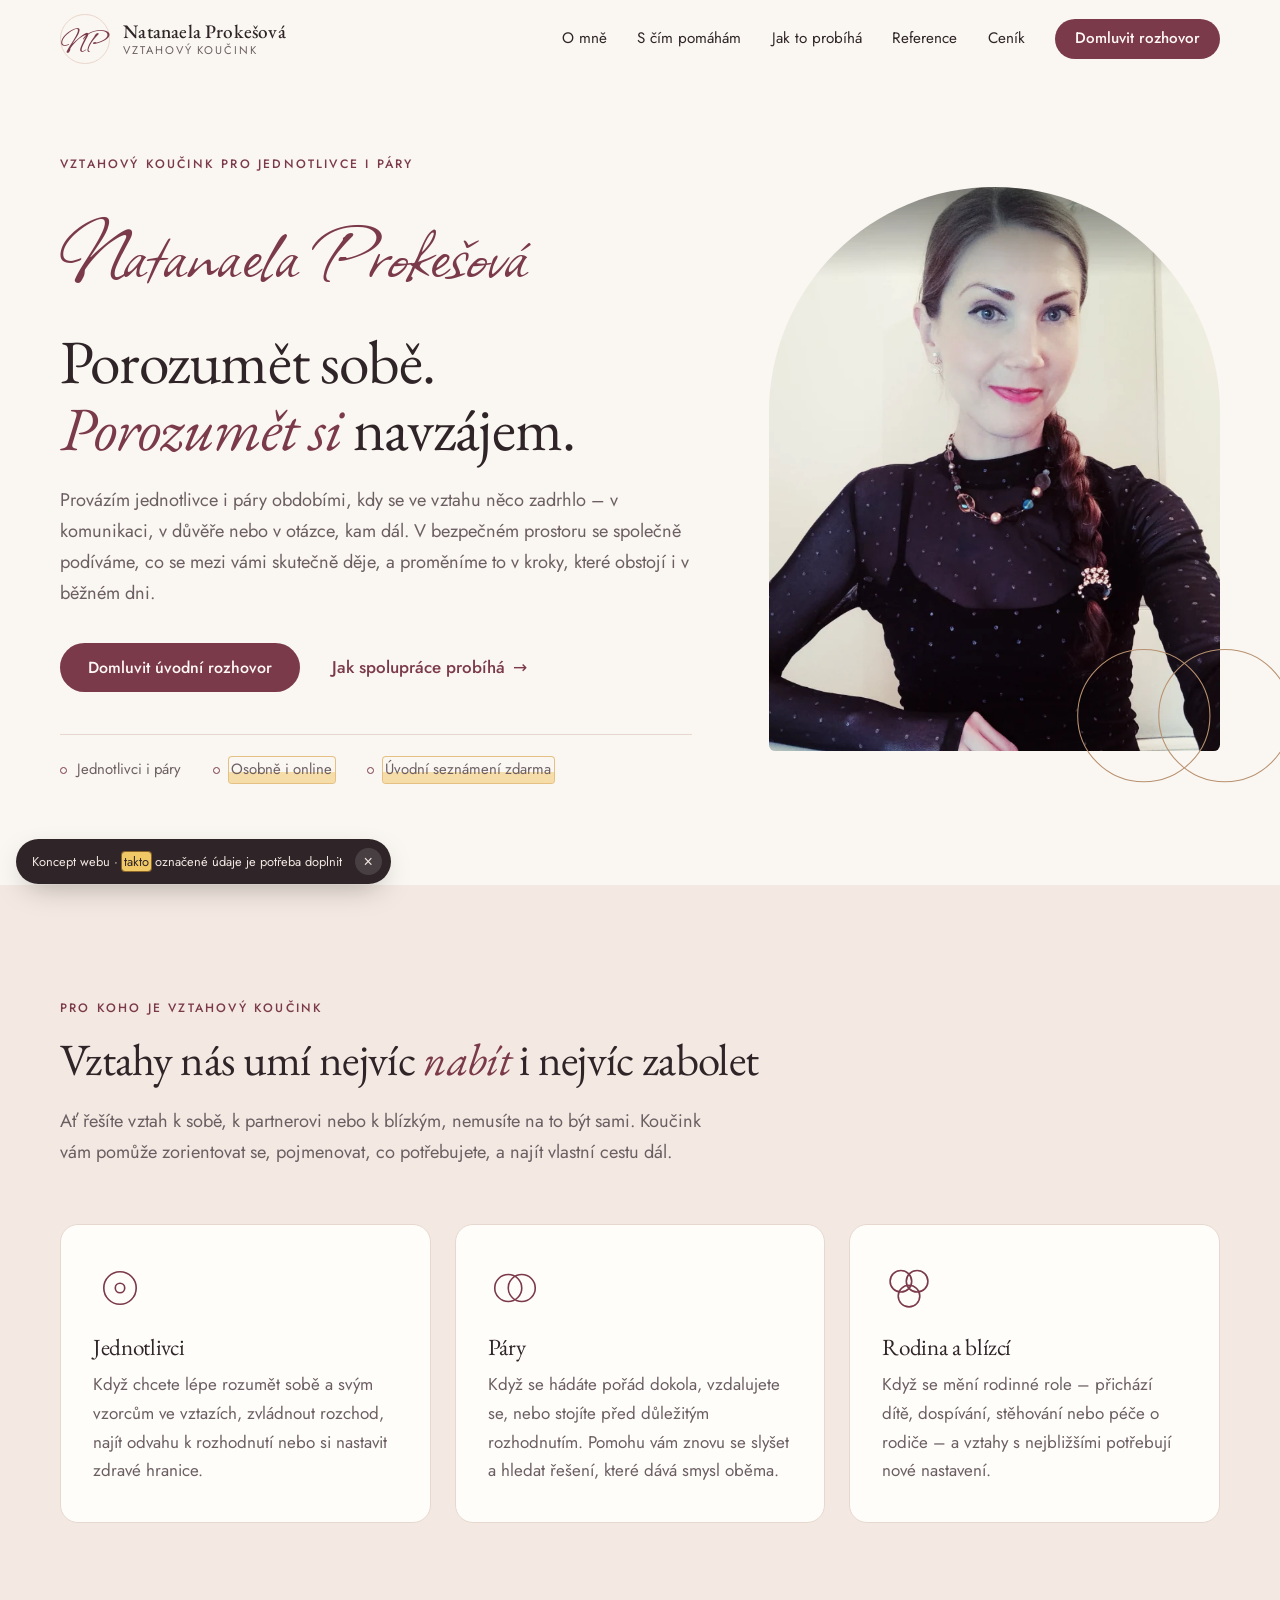
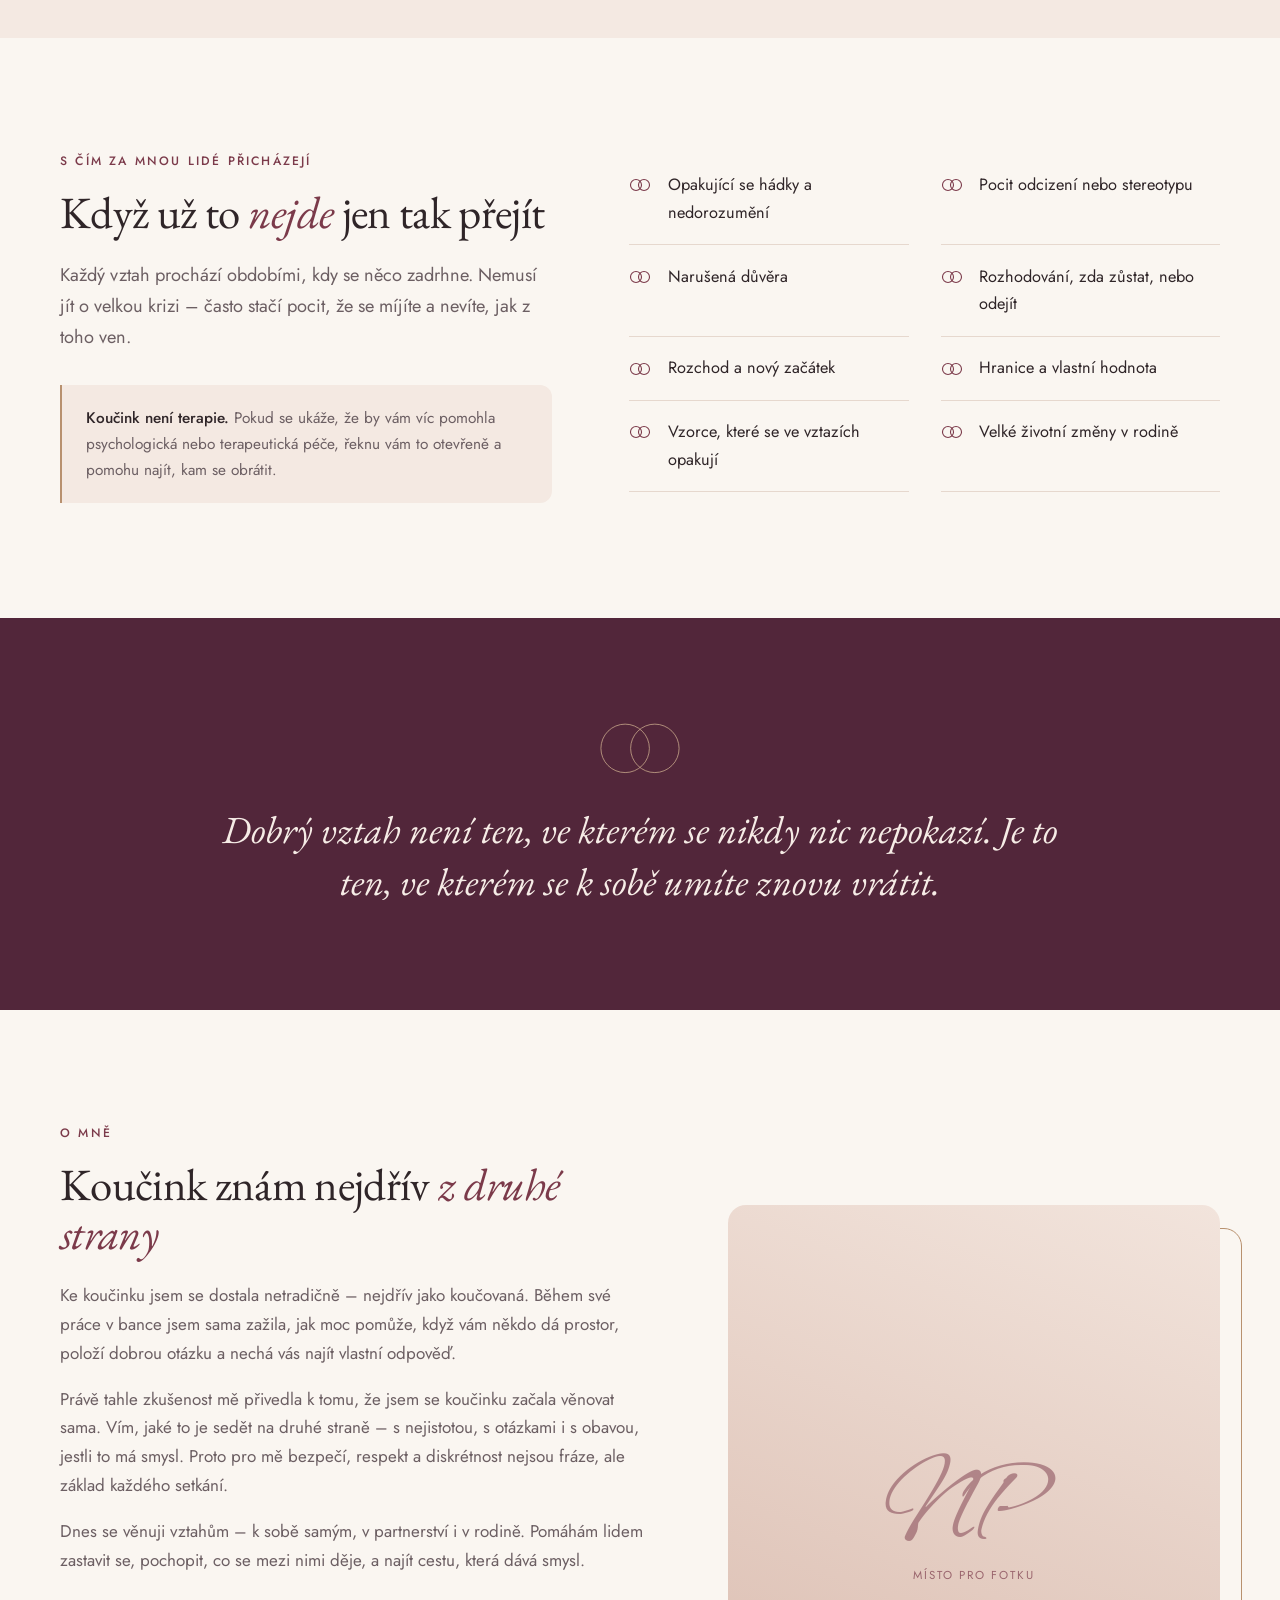
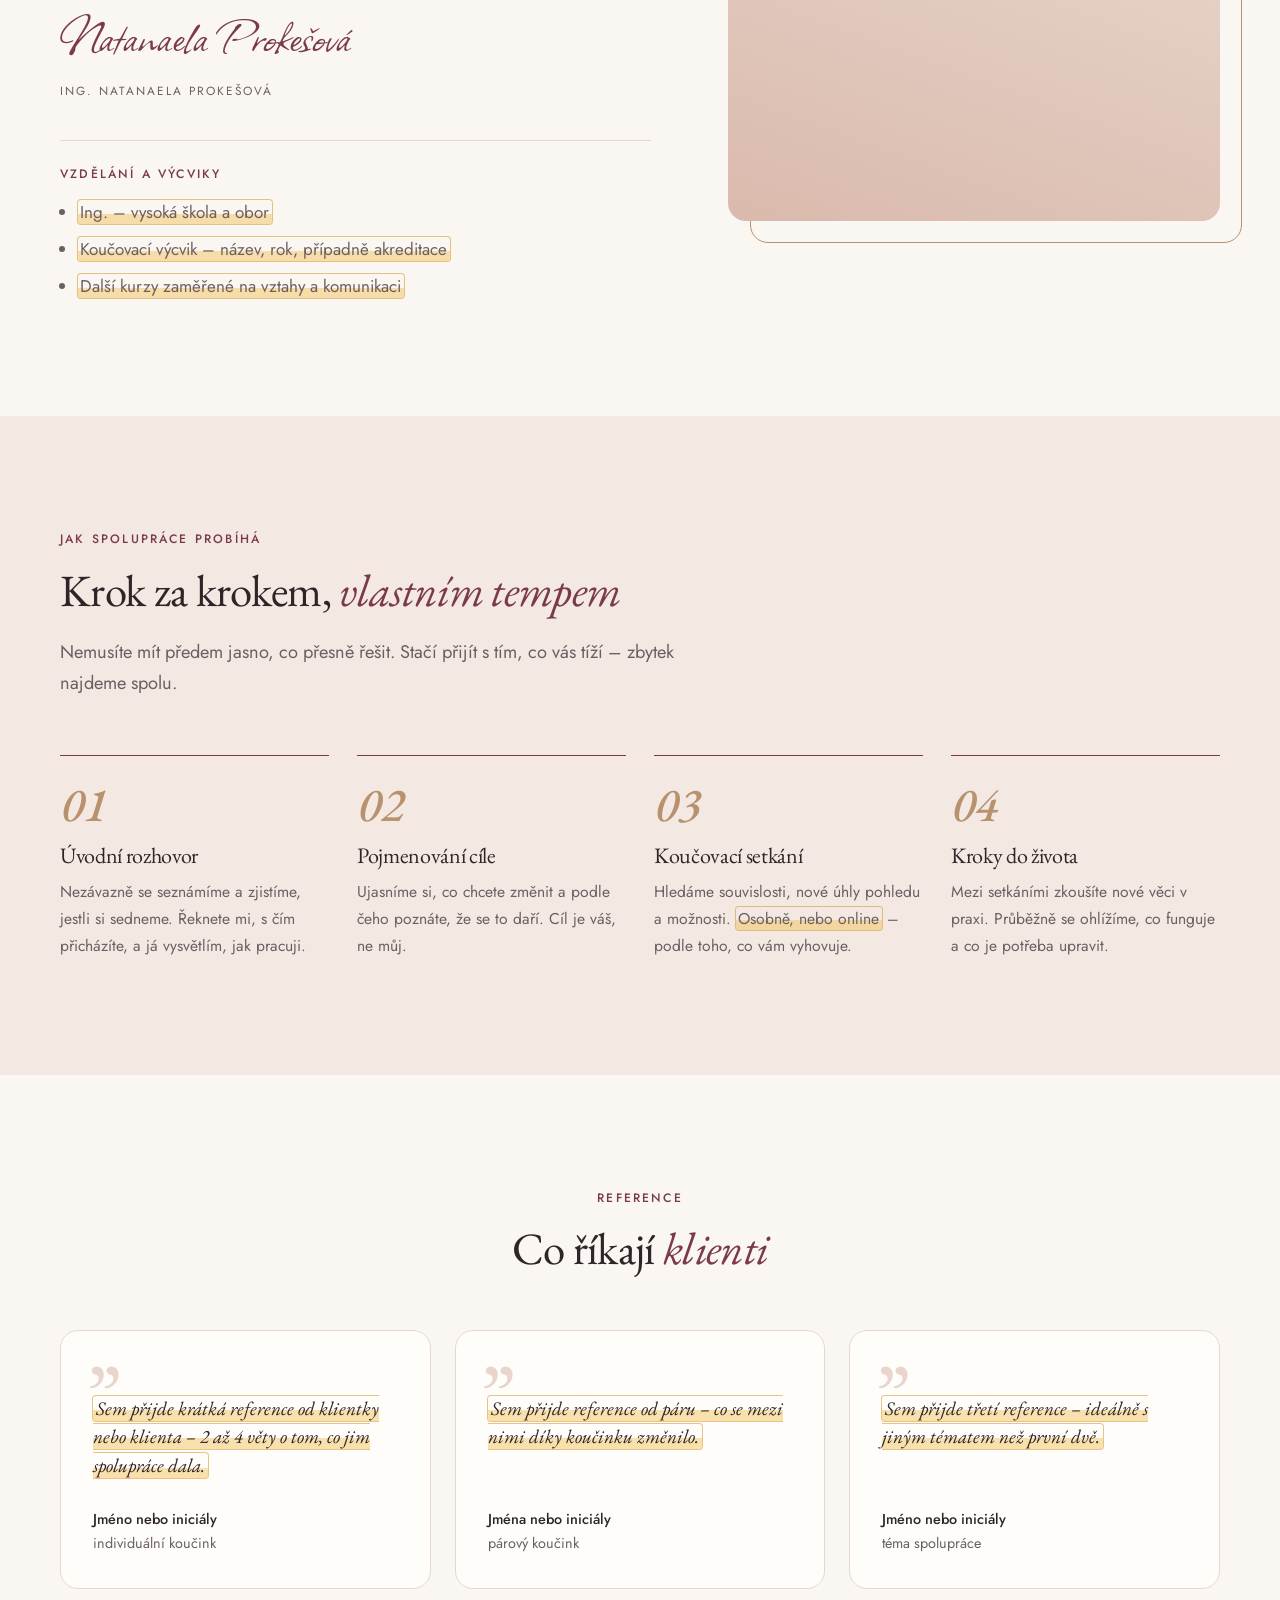
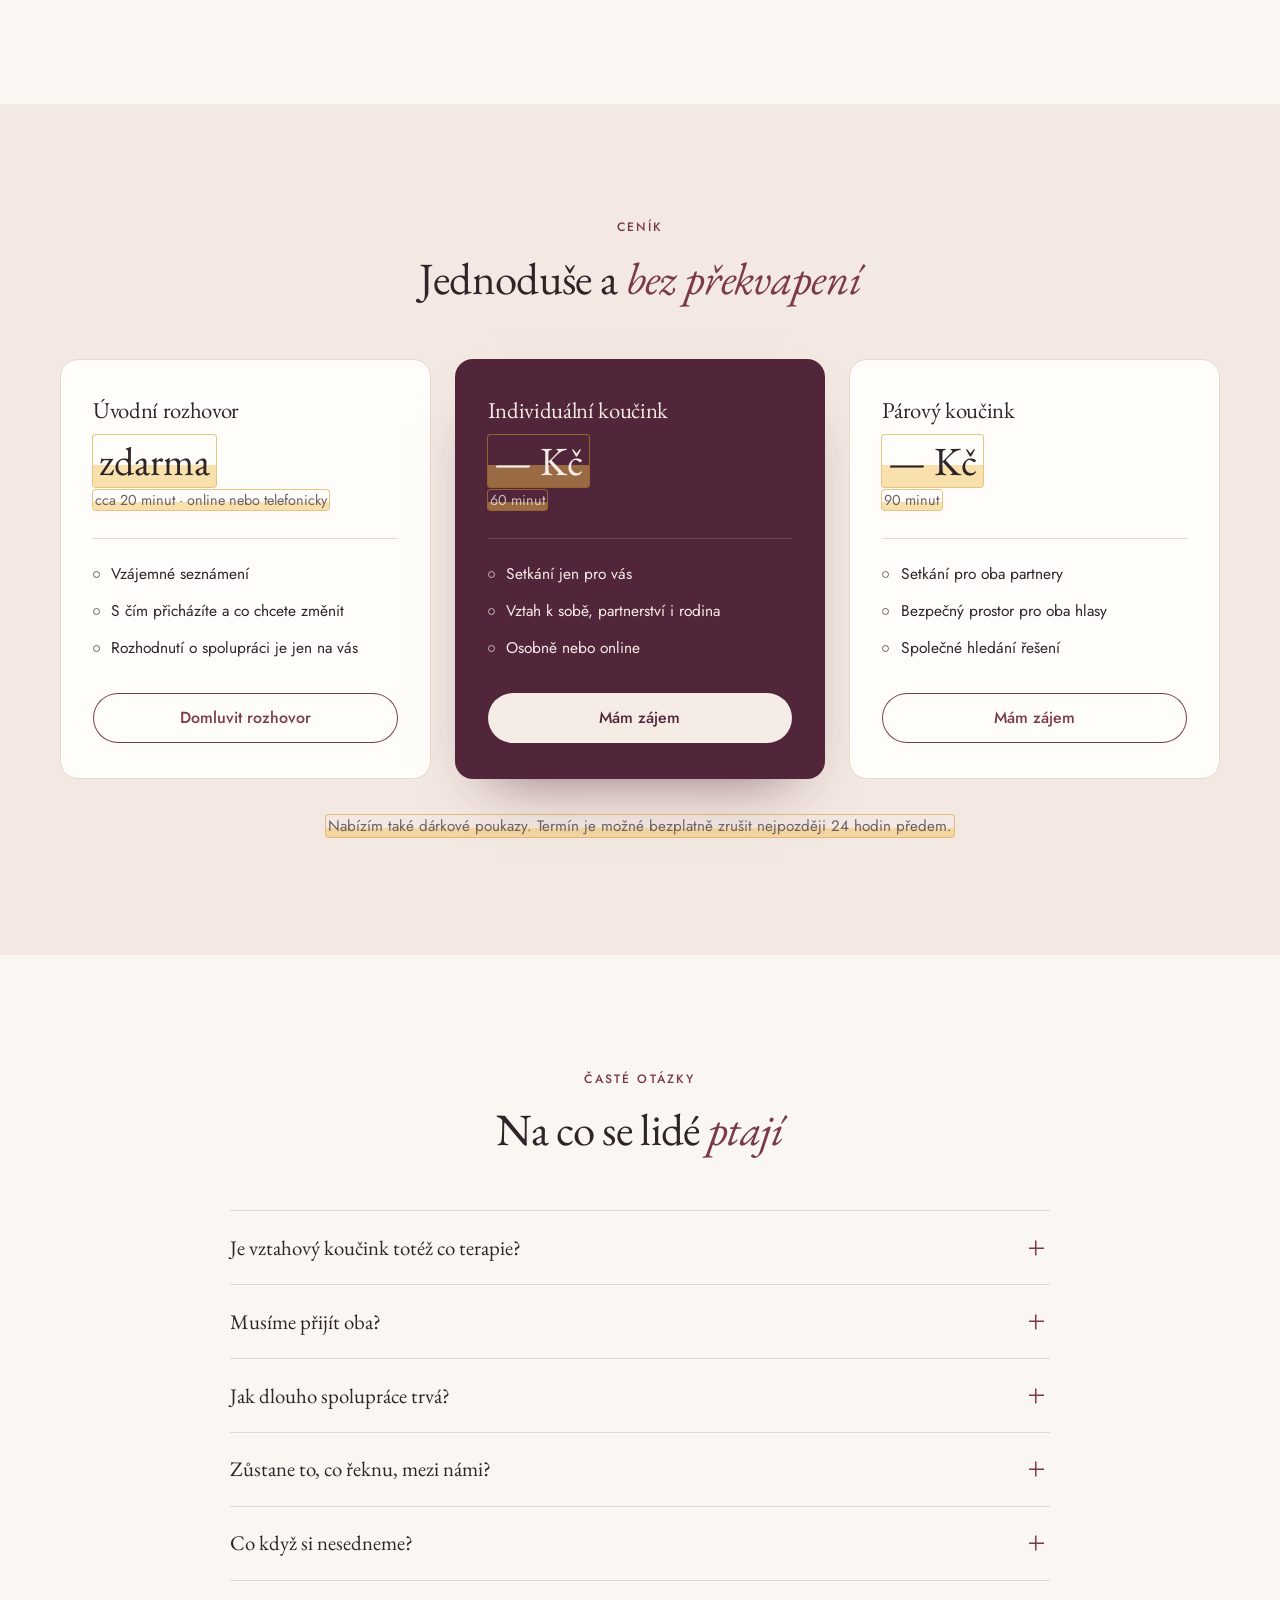
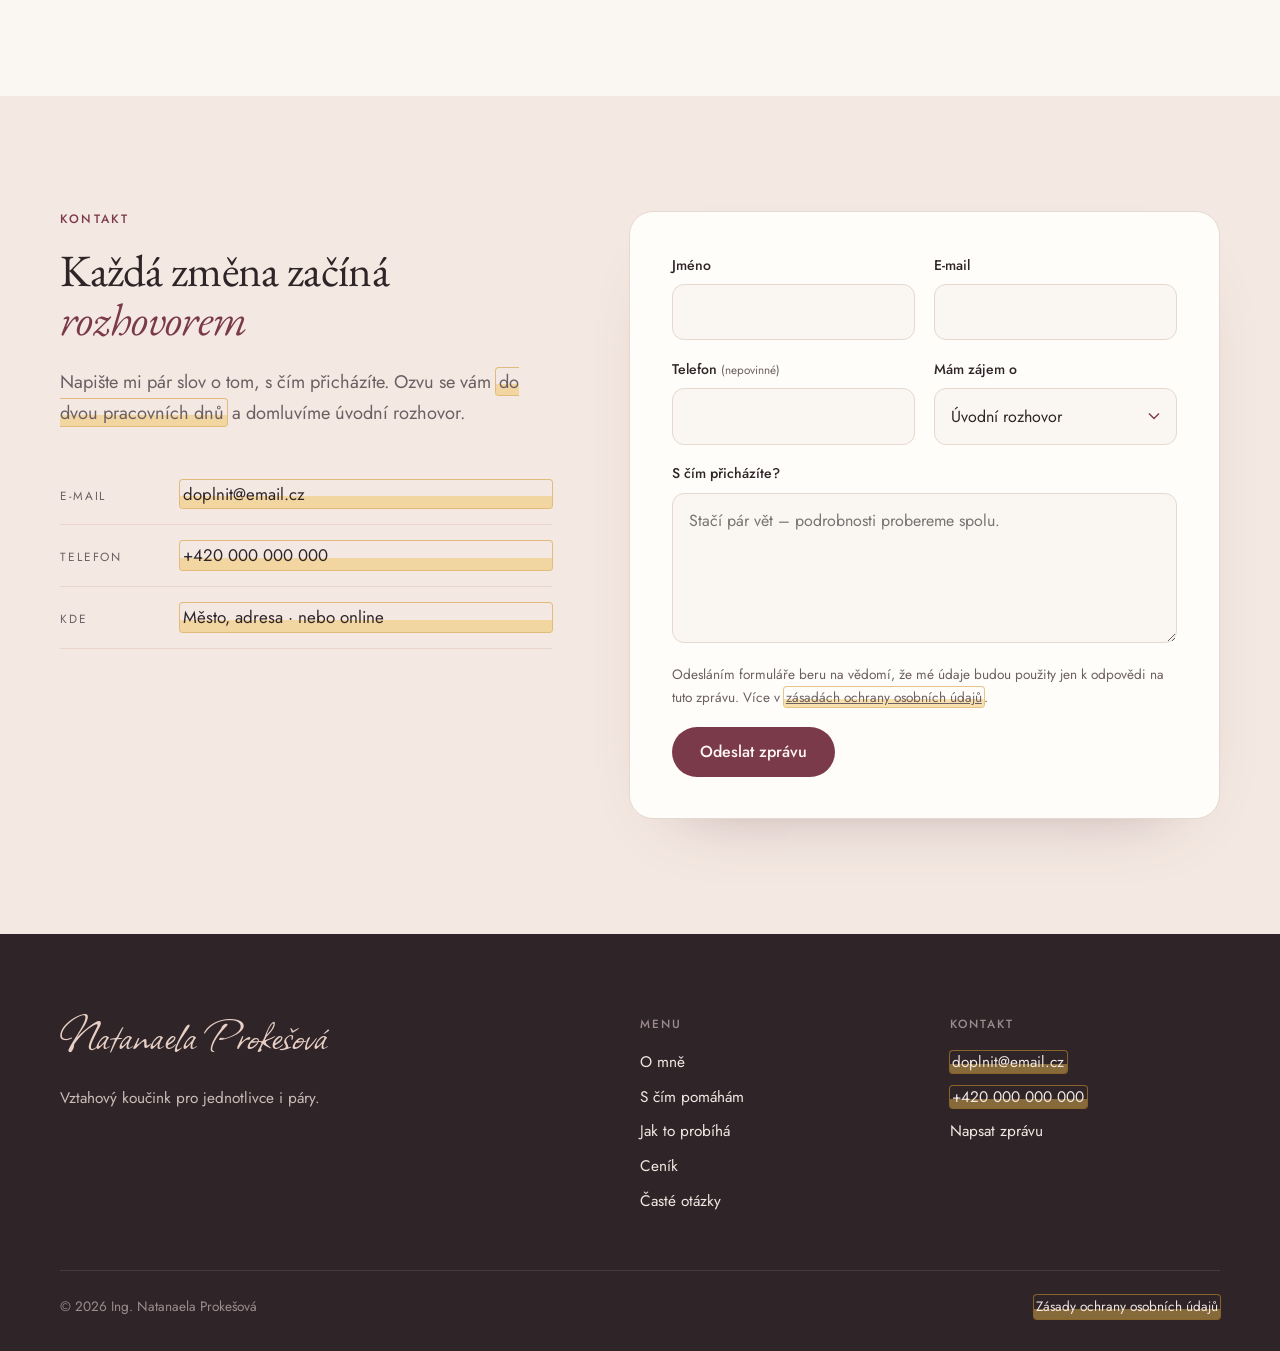
<file: index.html>
<!doctype html>
<html lang="cs">
<head>
  <meta charset="utf-8">
  <meta name="viewport" content="width=device-width, initial-scale=1">
  <title>Vztahový koučink | Ing. Natanaela Prokešová</title>
  <meta name="description" content="Vztahový koučink pro jednotlivce i páry. Ing. Natanaela Prokešová vás provede obdobím, kdy se ve vztahu něco zadrhlo – v komunikaci, v důvěře nebo v otázce, kam dál.">
  <meta name="theme-color" content="#FAF6F1">
  <!-- Koncept: web ještě není hotový, vyhledávače ho zatím nemají indexovat -->
  <meta name="robots" content="noindex">
  <link rel="icon" href="favicon.svg" type="image/svg+xml">
  <script>document.documentElement.classList.add('js')</script>
  <link rel="preconnect" href="https://fonts.googleapis.com">
  <link rel="preconnect" href="https://fonts.gstatic.com" crossorigin>
  <link rel="stylesheet" href="https://fonts.googleapis.com/css2?family=EB+Garamond:ital,wght@0,400;0,500;1,400;1,500&family=Jost:wght@400;500&family=Allison&display=swap">
  <link rel="stylesheet" href="styles.css?v=2">
  <script src="script.js?v=1" defer></script>
</head>
<body>

<a class="preskocit" href="#obsah">Přeskočit na obsah</a>

<header class="hlavicka">
  <div class="kontejner hlavicka__in">
    <a class="znacka" href="#" aria-label="Natanaela Prokešová – na začátek stránky">
      <span class="znacka__monogram" aria-hidden="true">NP</span>
      <span class="znacka__text">
        <strong>Natanaela Prokešová</strong>
        <small>Vztahový koučink</small>
      </span>
    </a>

    <nav class="menu" id="menu" aria-label="Hlavní menu">
      <a href="#o-mne">O mně</a>
      <a href="#s-cim-pomaham">S čím pomáhám</a>
      <a href="#jak-probiha">Jak to probíhá</a>
      <a href="#reference">Reference</a>
      <a href="#cenik">Ceník</a>
      <a class="tlacitko tlacitko--male" href="#kontakt">Domluvit rozhovor</a>
    </nav>

    <button class="menu-prepinac" type="button" aria-expanded="false" aria-controls="menu">
      <span></span><span></span><span class="sr">Menu</span>
    </button>
  </div>
</header>

<main id="obsah">

  <!-- ÚVOD -->
  <section class="uvod">
    <div class="kontejner uvod__mrizka">
      <div class="uvod__text">
        <p class="nadpisek">Vztahový koučink pro jednotlivce i páry</p>
        <p class="podpis" role="img" aria-label="Podpis: Natanaela Prokešová">Natanaela Prokešová</p>
        <h1>Porozumět sobě.<br> <em>Porozumět si</em> navzájem.</h1>
        <p class="perex">Provázím jednotlivce i páry obdobími, kdy se ve vztahu něco zadrhlo – v komunikaci, v důvěře nebo v otázce, kam dál. V bezpečném prostoru se společně podíváme, co se mezi vámi skutečně děje, a proměníme to v kroky, které obstojí i v běžném dni.</p>
        <div class="uvod__akce">
          <a class="tlacitko" href="#kontakt">Domluvit úvodní rozhovor</a>
          <a class="odkaz-sipka" href="#jak-probiha">Jak spolupráce probíhá</a>
        </div>
        <ul class="uvod__fakty">
          <li>Jednotlivci i páry</li>
          <li><span class="todo" title="Ověřit s Natanaelou">Osobně i online</span></li>
          <li><span class="todo" title="Ověřit s Natanaelou">Úvodní seznámení zdarma</span></li>
        </ul>
      </div>

      <div class="uvod__foto">
        <div class="oblouk">
          <img src="img/natanaela-prokesova.webp?v=1" alt="Ing. Natanaela Prokešová, vztahová koučka" width="800" height="1000" fetchpriority="high">
        </div>
        <svg class="kruhy uvod__kruhy" viewBox="0 0 220 140" aria-hidden="true"><circle cx="72" cy="70" r="62"/><circle cx="148" cy="70" r="62"/></svg>
      </div>
    </div>
  </section>

  <!-- PRO KOHO -->
  <section class="sekce sekce--pudr" id="pro-koho">
    <div class="kontejner">
      <div class="sekce__hlava" data-odhalit>
        <p class="nadpisek">Pro koho je vztahový koučink</p>
        <h2>Vztahy nás umí nejvíc <em>nabít</em> i nejvíc zabolet</h2>
        <p class="perex">Ať řešíte vztah k sobě, k partnerovi nebo k blízkým, nemusíte na to být sami. Koučink vám pomůže zorientovat se, pojmenovat, co potřebujete, a najít vlastní cestu dál.</p>
      </div>

      <div class="karty">
        <article class="karta" data-odhalit>
          <div class="karta__ikona" aria-hidden="true"><svg viewBox="0 0 40 40"><circle cx="20" cy="20" r="12"/><circle cx="20" cy="20" r="3.5"/></svg></div>
          <h3>Jednotlivci</h3>
          <p>Když chcete lépe rozumět sobě a svým vzorcům ve vztazích, zvládnout rozchod, najít odvahu k rozhodnutí nebo si nastavit zdravé hranice.</p>
        </article>
        <article class="karta" data-odhalit style="--d:.1s">
          <div class="karta__ikona" aria-hidden="true"><svg viewBox="0 0 40 40"><circle cx="15" cy="20" r="10"/><circle cx="25" cy="20" r="10"/></svg></div>
          <h3>Páry</h3>
          <p>Když se hádáte pořád dokola, vzdalujete se, nebo stojíte před důležitým rozhodnutím. Pomohu vám znovu se slyšet a hledat řešení, které dává smysl oběma.</p>
        </article>
        <article class="karta" data-odhalit style="--d:.2s">
          <div class="karta__ikona" aria-hidden="true"><svg viewBox="0 0 40 40"><circle cx="14" cy="15" r="8"/><circle cx="26" cy="15" r="8"/><circle cx="20" cy="26" r="8"/></svg></div>
          <h3>Rodina a blízcí</h3>
          <p>Když se mění rodinné role – přichází dítě, dospívání, stěhování nebo péče o rodiče – a vztahy s nejbližšími potřebují nové nastavení.</p>
        </article>
      </div>
    </div>
  </section>

  <!-- S ČÍM POMÁHÁM -->
  <section class="sekce" id="s-cim-pomaham">
    <div class="kontejner dva-sloupce">
      <div data-odhalit>
        <p class="nadpisek">S čím za mnou lidé přicházejí</p>
        <h2>Když už to <em>nejde</em> jen tak přejít</h2>
        <p class="perex">Každý vztah prochází obdobími, kdy se něco zadrhne. Nemusí jít o velkou krizi – často stačí pocit, že se míjíte a nevíte, jak z toho ven.</p>
        <p class="poznamka"><strong>Koučink není terapie.</strong> Pokud se ukáže, že by vám víc pomohla psychologická nebo terapeutická péče, řeknu vám to otevřeně a pomohu najít, kam se obrátit.</p>
      </div>

      <ul class="seznam-situaci" data-odhalit style="--d:.1s">
        <li>Opakující se hádky a nedorozumění</li>
        <li>Pocit odcizení nebo stereotypu</li>
        <li>Narušená důvěra</li>
        <li>Rozhodování, zda zůstat, nebo odejít</li>
        <li>Rozchod a nový začátek</li>
        <li>Hranice a vlastní hodnota</li>
        <li>Vzorce, které se ve vztazích opakují</li>
        <li>Velké životní změny v rodině</li>
      </ul>
    </div>
  </section>

  <!-- MYŠLENKA -->
  <section class="myslenka" aria-label="Myšlenka">
    <div class="kontejner" data-odhalit>
      <svg class="kruhy myslenka__kruhy" viewBox="0 0 220 140" aria-hidden="true"><circle cx="72" cy="70" r="62"/><circle cx="148" cy="70" r="62"/></svg>
      <p>Dobrý vztah není ten, ve kterém se nikdy nic nepokazí. Je to ten, ve kterém se k sobě umíte znovu vrátit.</p>
    </div>
  </section>

  <!-- O MNĚ -->
  <section class="sekce" id="o-mne">
    <div class="kontejner o-mne">
      <div class="o-mne__text" data-odhalit>
        <p class="nadpisek">O mně</p>
        <h2>Koučink znám nejdřív <em>z druhé strany</em></h2>
        <p>Ke koučinku jsem se dostala netradičně – nejdřív jako koučovaná. Během své práce v bance jsem sama zažila, jak moc pomůže, když vám někdo dá prostor, položí dobrou otázku a nechá vás najít vlastní odpověď.</p>
        <p>Právě tahle zkušenost mě přivedla k tomu, že jsem se koučinku začala věnovat sama. Vím, jaké to je sedět na druhé straně – s nejistotou, s otázkami i s obavou, jestli to má smysl. Proto pro mě bezpečí, respekt a diskrétnost nejsou fráze, ale základ každého setkání.</p>
        <p>Dnes se věnuji vztahům – k sobě samým, v partnerství i v rodině. Pomáhám lidem zastavit se, pochopit, co se mezi nimi děje, a najít cestu, která dává smysl.</p>

        <div class="podpis-blok">
          <p class="podpis podpis--male podpis--pozdeji" role="img" aria-label="Podpis: Natanaela Prokešová">Natanaela Prokešová</p>
          <small>Ing. Natanaela Prokešová</small>
        </div>

        <div class="vzdelani">
          <h3>Vzdělání a výcviky</h3>
          <ul>
            <li><span class="todo" title="Doplnit">Ing. – vysoká škola a obor</span></li>
            <li><span class="todo" title="Doplnit">Koučovací výcvik – název, rok, případně akreditace</span></li>
            <li><span class="todo" title="Doplnit">Další kurzy zaměřené na vztahy a komunikaci</span></li>
          </ul>
        </div>
      </div>

      <div class="o-mne__foto" data-odhalit style="--d:.15s">
        <div class="ramecek">
          <!-- Sem přijde druhá fotka (třeba z konzultace): <img src="img/natanaela-prokesova-koucka.webp" alt="" width="800" height="1000"> -->
          <div class="foto-zastupce">
            <span class="foto-zastupce__monogram" aria-hidden="true">NP</span>
            <span class="foto-zastupce__popis">Místo pro fotku</span>
          </div>
        </div>
      </div>
    </div>
  </section>

  <!-- JAK PROBÍHÁ -->
  <section class="sekce sekce--pudr" id="jak-probiha">
    <div class="kontejner">
      <div class="sekce__hlava" data-odhalit>
        <p class="nadpisek">Jak spolupráce probíhá</p>
        <h2>Krok za krokem, <em>vlastním tempem</em></h2>
        <p class="perex">Nemusíte mít předem jasno, co přesně řešit. Stačí přijít s tím, co vás tíží – zbytek najdeme spolu.</p>
      </div>

      <ol class="kroky">
        <li class="krok" data-odhalit>
          <span class="krok__cislo">01</span>
          <h3>Úvodní rozhovor</h3>
          <p>Nezávazně se seznámíme a zjistíme, jestli si sedneme. Řeknete mi, s čím přicházíte, a já vysvětlím, jak pracuji.</p>
        </li>
        <li class="krok" data-odhalit style="--d:.1s">
          <span class="krok__cislo">02</span>
          <h3>Pojmenování cíle</h3>
          <p>Ujasníme si, co chcete změnit a podle čeho poznáte, že se to daří. Cíl je váš, ne můj.</p>
        </li>
        <li class="krok" data-odhalit style="--d:.2s">
          <span class="krok__cislo">03</span>
          <h3>Koučovací setkání</h3>
          <p>Hledáme souvislosti, nové úhly pohledu a možnosti. <span class="todo" title="Ověřit s Natanaelou">Osobně, nebo online</span> – podle toho, co vám vyhovuje.</p>
        </li>
        <li class="krok" data-odhalit style="--d:.3s">
          <span class="krok__cislo">04</span>
          <h3>Kroky do života</h3>
          <p>Mezi setkáními zkoušíte nové věci v praxi. Průběžně se ohlížíme, co funguje a co je potřeba upravit.</p>
        </li>
      </ol>
    </div>
  </section>

  <!-- REFERENCE -->
  <section class="sekce" id="reference">
    <div class="kontejner">
      <div class="sekce__hlava sekce__hlava--stred" data-odhalit>
        <p class="nadpisek">Reference</p>
        <h2>Co říkají <em>klienti</em></h2>
      </div>

      <!-- Reference jen skutečné a se souhlasem klienta se zveřejněním (stačí křestní jméno nebo iniciály) -->
      <div class="reference">
        <figure class="citace" data-odhalit>
          <blockquote><span class="todo">Sem přijde krátká reference od klientky nebo klienta – 2 až 4 věty o tom, co jim spolupráce dala.</span></blockquote>
          <figcaption><strong>Jméno nebo iniciály</strong>individuální koučink</figcaption>
        </figure>
        <figure class="citace" data-odhalit style="--d:.1s">
          <blockquote><span class="todo">Sem přijde reference od páru – co se mezi nimi díky koučinku změnilo.</span></blockquote>
          <figcaption><strong>Jména nebo iniciály</strong>párový koučink</figcaption>
        </figure>
        <figure class="citace" data-odhalit style="--d:.2s">
          <blockquote><span class="todo">Sem přijde třetí reference – ideálně s jiným tématem než první dvě.</span></blockquote>
          <figcaption><strong>Jméno nebo iniciály</strong>téma spolupráce</figcaption>
        </figure>
      </div>
    </div>
  </section>

  <!-- CENÍK -->
  <section class="sekce sekce--pudr" id="cenik">
    <div class="kontejner">
      <div class="sekce__hlava sekce__hlava--stred" data-odhalit>
        <p class="nadpisek">Ceník</p>
        <h2>Jednoduše a <em>bez překvapení</em></h2>
      </div>

      <div class="cenik">
        <article class="cena" data-odhalit>
          <h3>Úvodní rozhovor</h3>
          <p class="cena__castka"><span class="todo" title="Ověřit s Natanaelou">zdarma</span></p>
          <p class="cena__delka"><span class="todo" title="Ověřit s Natanaelou">cca 20 minut · online nebo telefonicky</span></p>
          <ul>
            <li>Vzájemné seznámení</li>
            <li>S čím přicházíte a co chcete změnit</li>
            <li>Rozhodnutí o spolupráci je jen na vás</li>
          </ul>
          <a class="tlacitko tlacitko--obrys" href="#kontakt" data-zajem="uvodni">Domluvit rozhovor</a>
        </article>

        <article class="cena cena--zvyraznena" data-odhalit style="--d:.1s">
          <h3>Individuální koučink</h3>
          <p class="cena__castka"><span class="todo" title="Doplnit cenu">— Kč</span></p>
          <p class="cena__delka"><span class="todo" title="Ověřit délku">60 minut</span></p>
          <ul>
            <li>Setkání jen pro vás</li>
            <li>Vztah k sobě, partnerství i rodina</li>
            <li>Osobně nebo online</li>
          </ul>
          <a class="tlacitko" href="#kontakt" data-zajem="individualni">Mám zájem</a>
        </article>

        <article class="cena" data-odhalit style="--d:.2s">
          <h3>Párový koučink</h3>
          <p class="cena__castka"><span class="todo" title="Doplnit cenu">— Kč</span></p>
          <p class="cena__delka"><span class="todo" title="Ověřit délku">90 minut</span></p>
          <ul>
            <li>Setkání pro oba partnery</li>
            <li>Bezpečný prostor pro oba hlasy</li>
            <li>Společné hledání řešení</li>
          </ul>
          <a class="tlacitko tlacitko--obrys" href="#kontakt" data-zajem="par">Mám zájem</a>
        </article>
      </div>

      <p class="cenik-poznamka"><span class="todo" title="Doplnit, pokud platí">Nabízím také dárkové poukazy. Termín je možné bezplatně zrušit nejpozději 24 hodin předem.</span></p>
    </div>
  </section>

  <!-- ČASTÉ OTÁZKY -->
  <section class="sekce" id="otazky">
    <div class="kontejner">
      <div class="sekce__hlava sekce__hlava--stred" data-odhalit>
        <p class="nadpisek">Časté otázky</p>
        <h2>Na co se lidé <em>ptají</em></h2>
      </div>

      <div class="otazky" data-odhalit>
        <details>
          <summary>Je vztahový koučink totéž co terapie?</summary>
          <p>Není. Koučink se dívá hlavně dopředu – na to, co chcete změnit a jak toho dosáhnout. Nezabývá se léčbou psychických obtíží. Pokud se během spolupráce ukáže, že by vám víc pomohl terapeut, řeknu vám to otevřeně a doporučím, kam se obrátit.</p>
        </details>
        <details>
          <summary>Musíme přijít oba?</summary>
          <p>Nemusíte. Hodně se může změnit i tehdy, když začne jen jeden z partnerů. Pokud se k tomu později přidá i druhý, je to jedině dobře.</p>
        </details>
        <details>
          <summary>Jak dlouho spolupráce trvá?</summary>
          <p>Záleží na tom, s čím přicházíte. Někomu stačí pár setkání, jindy je potřeba víc času. Na začátku si stanovíme cíl a průběžně spolu hodnotíme, jestli se k němu blížíte.</p>
        </details>
        <details>
          <summary>Zůstane to, co řeknu, mezi námi?</summary>
          <p>Ano. Vše, co na setkání zazní, je důvěrné. U párů si navíc hned na začátku domluvíme pravidla, aby se oba cítili bezpečně.</p>
        </details>
        <details>
          <summary>Co když si nesedneme?</summary>
          <p>I to se může stát a je to v pořádku. Právě proto je tu úvodní rozhovor – abyste si mohli v klidu rozmyslet, jestli chcete pokračovat.</p>
        </details>
      </div>
    </div>
  </section>

  <!-- KONTAKT -->
  <section class="sekce sekce--pudr" id="kontakt">
    <div class="kontejner kontakt">
      <div data-odhalit>
        <p class="nadpisek">Kontakt</p>
        <h2>Každá změna začíná <em>rozhovorem</em></h2>
        <p class="perex">Napište mi pár slov o tom, s čím přicházíte. Ozvu se vám <span class="todo" title="Ověřit s Natanaelou">do dvou pracovních dnů</span> a domluvíme úvodní rozhovor.</p>

        <ul class="kontakt__udaje">
          <li><span>E-mail</span><a class="todo" href="#">doplnit@email.cz</a></li>
          <li><span>Telefon</span><a class="todo" href="#">+420 000 000 000</a></li>
          <li><span>Kde</span><span class="todo">Město, adresa · nebo online</span></li>
        </ul>
      </div>

      <form class="formular" id="formular" action="odeslat.php" method="post" data-odhalit style="--d:.1s">
        <div class="pole">
          <label for="jmeno">Jméno</label>
          <input id="jmeno" name="jmeno" type="text" autocomplete="name" required maxlength="100">
        </div>
        <div class="pole">
          <label for="email">E-mail</label>
          <input id="email" name="email" type="email" autocomplete="email" required maxlength="150">
        </div>
        <div class="pole">
          <label for="telefon">Telefon <small>(nepovinné)</small></label>
          <input id="telefon" name="telefon" type="tel" autocomplete="tel" maxlength="30">
        </div>
        <div class="pole">
          <label for="zajem">Mám zájem o</label>
          <select id="zajem" name="zajem">
            <option value="uvodni">Úvodní rozhovor</option>
            <option value="individualni">Individuální koučink</option>
            <option value="par">Párový koučink</option>
            <option value="nevim">Zatím nevím</option>
          </select>
        </div>
        <div class="pole pole--cela">
          <label for="zprava">S čím přicházíte?</label>
          <textarea id="zprava" name="zprava" required maxlength="4000" placeholder="Stačí pár vět – podrobnosti probereme spolu."></textarea>
        </div>

        <!-- Ochrana proti robotům: skryté pole a čas vyplnění -->
        <div class="past" aria-hidden="true">
          <label>Web <input type="text" name="web" tabindex="-1" autocomplete="off"></label>
        </div>
        <input type="hidden" name="cas" value="">

        <p class="souhlas">Odesláním formuláře beru na vědomí, že mé údaje budou použity jen k odpovědi na tuto zprávu. Více v <a class="todo" href="#">zásadách ochrany osobních údajů</a>.</p>
        <div class="formular__odeslat">
          <button class="tlacitko" type="submit">Odeslat zprávu</button>
          <p class="formular__stav" role="status" aria-live="polite"></p>
        </div>
      </form>
    </div>
  </section>

</main>

<footer class="paticka">
  <div class="kontejner paticka__in">
    <div>
      <p class="podpis podpis--staticky" aria-hidden="true">Natanaela Prokešová</p>
      <p>Vztahový koučink pro jednotlivce i páry.</p>
    </div>
    <nav aria-label="Menu v patičce">
      <h2 class="paticka__nadpis">Menu</h2>
      <ul>
        <li><a href="#o-mne">O mně</a></li>
        <li><a href="#s-cim-pomaham">S čím pomáhám</a></li>
        <li><a href="#jak-probiha">Jak to probíhá</a></li>
        <li><a href="#cenik">Ceník</a></li>
        <li><a href="#otazky">Časté otázky</a></li>
      </ul>
    </nav>
    <div>
      <h2 class="paticka__nadpis">Kontakt</h2>
      <ul>
        <li><a class="todo" href="#">doplnit@email.cz</a></li>
        <li><a class="todo" href="#">+420 000 000 000</a></li>
        <li><a href="#kontakt">Napsat zprávu</a></li>
      </ul>
    </div>
  </div>
  <div class="kontejner paticka__spodek">
    <span>© <span data-rok>2026</span> Ing. Natanaela Prokešová</span>
    <a class="todo" href="#">Zásady ochrany osobních údajů</a>
  </div>
</footer>

<!-- Lišta jen pro koncept – před spuštěním smazat -->
<div class="koncept-lista" role="note">
  <span>Koncept webu · <span class="todo">takto</span> označené údaje je potřeba doplnit</span>
  <button type="button" aria-label="Skrýt lištu">×</button>
</div>

</body>
</html>
</file>
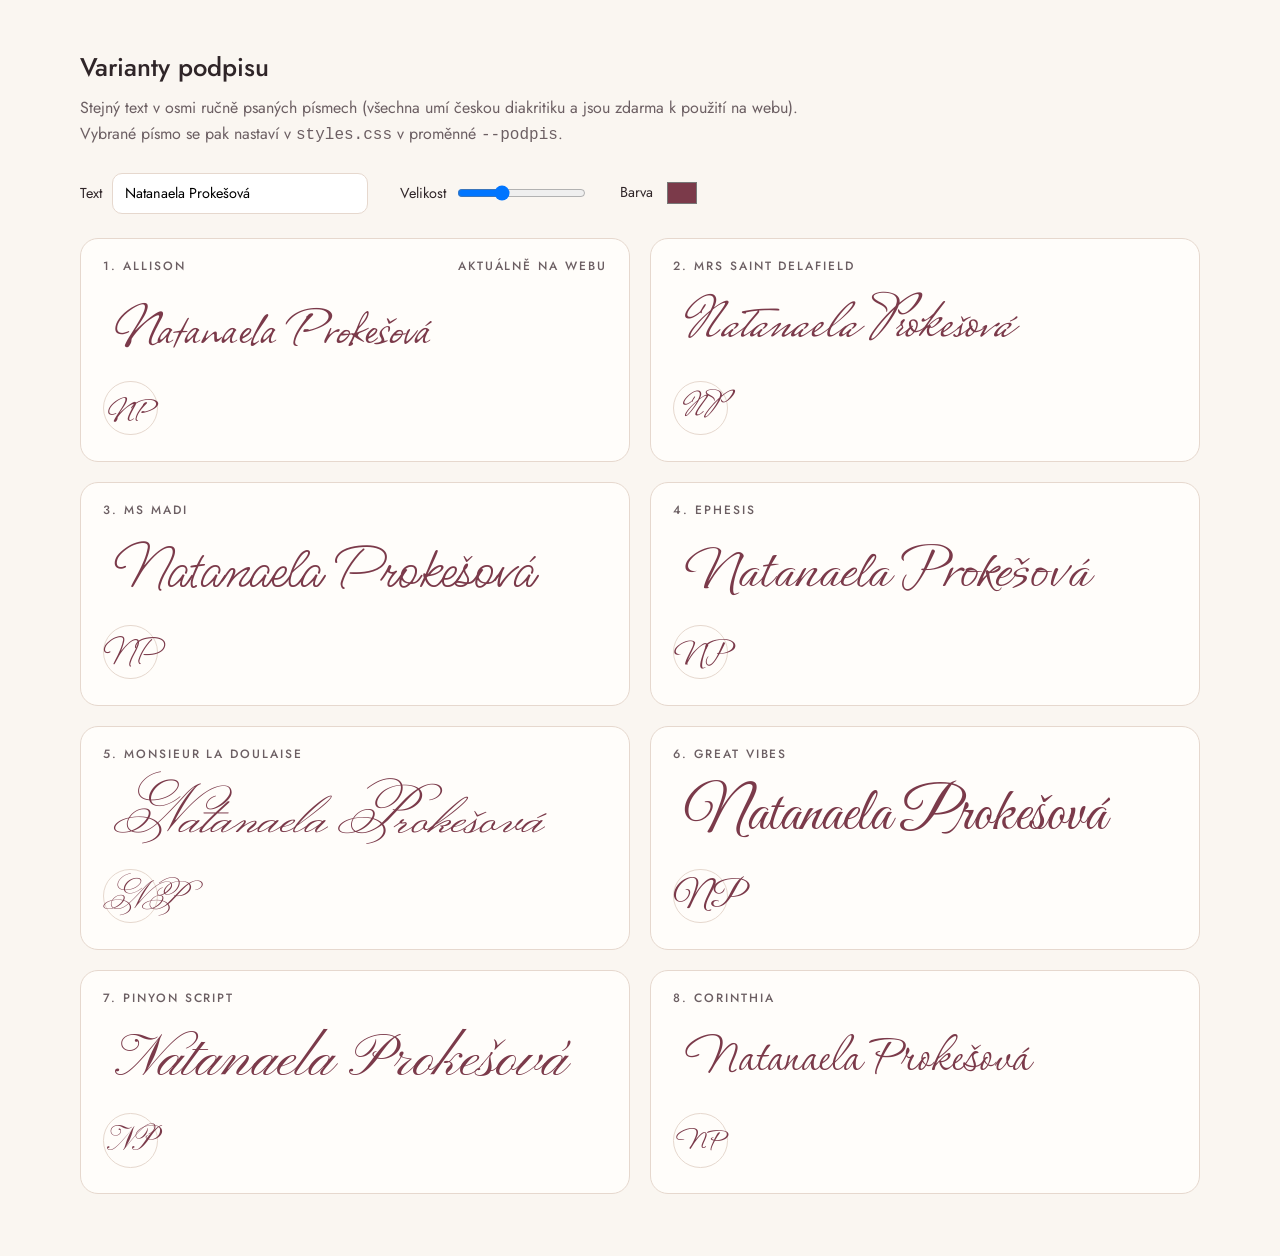
<file: podpis-varianty.html>
<!doctype html>
<html lang="cs">
<head>
  <meta charset="utf-8">
  <meta name="viewport" content="width=device-width, initial-scale=1">
  <meta name="robots" content="noindex">
  <title>Varianty podpisu – Natanaela Prokešová</title>
  <link rel="preconnect" href="https://fonts.googleapis.com">
  <link rel="preconnect" href="https://fonts.gstatic.com" crossorigin>
  <link rel="stylesheet" href="https://fonts.googleapis.com/css2?family=Allison&family=Corinthia:wght@400&family=Ephesis&family=Great+Vibes&family=Monsieur+La+Doulaise&family=Mrs+Saint+Delafield&family=Ms+Madi&family=Pinyon+Script&family=Jost:wght@400;500&display=block">
  <style>
    /* Pomocná stránka: porovnání písem pro podpis. Na web nepatří. */
    :root { --vino: #7B3A4A; --bg: #FAF6F1; --linka: #E6D8CE; --seda: #6C5F63; }
    * { box-sizing: border-box; }
    body { margin: 0; background: var(--bg); color: #2F2528; font: 400 1rem/1.6 "Jost", system-ui, sans-serif; }
    header { max-width: 1160px; margin: 0 auto; padding: 3rem 1.25rem 1.5rem; }
    h1 { font-weight: 500; font-size: 1.6rem; margin: 0 0 .4rem; }
    header p { color: var(--seda); margin: 0 0 1.5rem; max-width: 46em; }
    .ovladani { display: flex; flex-wrap: wrap; gap: 1rem 2rem; align-items: center; }
    .ovladani label { display: flex; gap: .6rem; align-items: center; font-size: .9rem; }
    .ovladani input[type="text"] { font: inherit; padding: .5rem .8rem; border: 1px solid var(--linka); border-radius: 10px; width: 16rem; }
    .ovladani input[type="color"] { width: 2.4rem; height: 2rem; border: 0; background: none; }
    main { max-width: 1160px; margin: 0 auto; padding: 0 1.25rem 4rem; display: grid; grid-template-columns: repeat(auto-fill, minmax(min(100%, 540px), 1fr)); gap: 1.25rem; }
    .varianta { background: #FFFDFA; border: 1px solid var(--linka); border-radius: 18px; padding: 1.2rem 1.4rem 1.6rem; overflow: hidden; }
    .varianta h2 { font: 500 .75rem/1.4 "Jost", sans-serif; letter-spacing: .16em; text-transform: uppercase; color: var(--seda); margin: 0 0 .6rem; display: flex; justify-content: space-between; }
    .podpis { color: var(--vino); font-size: var(--velikost, 60px); line-height: 1.25; white-space: nowrap; min-height: 1.4em; padding: .1em .2em; }
    .monogram { display: inline-grid; place-items: center; width: 3.4rem; height: 3.4rem; border: 1px solid var(--linka); border-radius: 50%; color: var(--vino); font-size: 2.2rem; line-height: 1; margin-top: .6rem; padding-top: .3rem; }
  </style>
</head>
<body>
  <header>
    <h1>Varianty podpisu</h1>
    <p>Stejný text v osmi ručně psaných písmech (všechna umí českou diakritiku a jsou zdarma k použití na webu). Vybrané písmo se pak nastaví v <code>styles.css</code> v proměnné <code>--podpis</code>.</p>
    <div class="ovladani">
      <label>Text <input type="text" id="text" value="Natanaela Prokešová"></label>
      <label>Velikost <input type="range" id="velikost" min="36" max="110" value="60"></label>
      <label>Barva <input type="color" id="barva" value="#7B3A4A"></label>
    </div>
  </header>

  <main id="varianty"></main>

  <script>
    const pisma = [
      ['Allison', 'aktuálně na webu'],
      ['Mrs Saint Delafield', ''],
      ['Ms Madi', ''],
      ['Ephesis', ''],
      ['Monsieur La Doulaise', ''],
      ['Great Vibes', ''],
      ['Pinyon Script', ''],
      ['Corinthia', ''],
    ];
    const kontejner = document.getElementById('varianty');
    pisma.forEach(([pismo, poznamka], i) => {
      kontejner.insertAdjacentHTML('beforeend', `
        <section class="varianta">
          <h2><span>${i + 1}. ${pismo}</span><span>${poznamka}</span></h2>
          <div class="podpis" style="font-family:'${pismo}', cursive"></div>
          <span class="monogram" style="font-family:'${pismo}', cursive">NP</span>
        </section>`);
    });
    const text = document.getElementById('text');
    const vykresli = () => document.querySelectorAll('.podpis').forEach((p) => { p.textContent = text.value; });
    text.addEventListener('input', vykresli);
    document.getElementById('velikost').addEventListener('input', (e) => document.documentElement.style.setProperty('--velikost', e.target.value + 'px'));
    document.getElementById('barva').addEventListener('input', (e) => document.documentElement.style.setProperty('--vino', e.target.value));
    vykresli();
  </script>
</body>
</html>
</file>
<file: styles.css>
/* ==========================================================================
   Natanaela Prokešová – vztahový koučink
   Barvy: teplá slonová kost + pudrová, vínová jako akcent, zlatavé linky.
   Písma: EB Garamond (nadpisy, dobře kreslená česká diakritika), Jost (text), Allison (podpis).
   ========================================================================== */

:root {
  --bg: #FAF6F1;
  --papir: #FFFDFA;
  --pudr: #F4E9E2;
  --pudr-2: #E9D5CB;
  --vino: #7B3A4A;
  --vino-tmave: #52263A;
  --inkoust: #2F2528;
  --seda: #6C5F63;
  --linka: #E6D8CE;
  --zlato: #B8916F;

  --serif: "EB Garamond", Georgia, "Times New Roman", serif;
  --sans: "Jost", system-ui, -apple-system, "Segoe UI", sans-serif;
  /* Písmo podpisu – na výběr v podpis-varianty.html, stačí změnit tady */
  --podpis: "Allison", "Segoe Script", cursive;

  --kontejner: 1160px;
  --radius: 18px;
  --vyska-hlavicky: 78px;
}

*, *::before, *::after { box-sizing: border-box; }

html { scroll-behavior: smooth; scroll-padding-top: calc(var(--vyska-hlavicky) + 12px); }

body {
  margin: 0;
  background: var(--bg);
  color: var(--inkoust);
  font: 400 1.0625rem/1.7 var(--sans);
  -webkit-font-smoothing: antialiased;
  text-rendering: optimizeLegibility;
}

img { max-width: 100%; height: auto; display: block; }
a { color: inherit; }
:focus-visible { outline: 2px solid var(--vino); outline-offset: 3px; border-radius: 4px; }

h1, h2, h3 {
  font-family: var(--serif);
  font-weight: 400;
  line-height: 1.1;
  letter-spacing: -0.015em;
  margin: 0 0 .5em;
}
h1 em, h2 em, h3 em { font-style: italic; color: var(--vino); }
h2 { font-size: clamp(2rem, 3.5vw, 2.85rem); }
h3 { font-size: 1.45rem; }
p { margin: 0 0 1em; }

.kontejner { width: min(var(--kontejner), 100% - 2.5rem); margin-inline: auto; }
.sr { position: absolute; width: 1px; height: 1px; overflow: hidden; clip: rect(0 0 0 0); white-space: nowrap; }

.preskocit {
  position: absolute; left: 1rem; top: -3rem; z-index: 100;
  background: var(--vino); color: #fff; padding: .6rem 1rem; border-radius: 8px;
}
.preskocit:focus { top: 1rem; }

.nadpisek {
  font: 500 .76rem/1.4 var(--sans);
  letter-spacing: .18em;
  text-transform: uppercase;
  color: var(--vino);
  margin-bottom: 1.1rem;
}
.perex { font-size: 1.14rem; color: var(--seda); max-width: 36em; }

.sekce { padding: clamp(4.5rem, 9vw, 7.5rem) 0; }
.sekce--pudr { background: var(--pudr); }
.sekce__hlava { max-width: 720px; margin-bottom: clamp(2.5rem, 5vw, 3.5rem); }
.sekce__hlava--stred { text-align: center; margin-inline: auto; }
.sekce__hlava--stred .perex { margin-inline: auto; }

/* Dekorativní dva prstence – motiv vztahu */
.kruhy { fill: none; stroke: var(--zlato); stroke-width: 1; }

/* ---------- Tlačítka a odkazy ---------- */
.tlacitko {
  display: inline-flex; align-items: center; justify-content: center; gap: .5rem;
  background: var(--vino); color: #FFF8F4;
  font: 500 1rem/1 var(--sans);
  text-decoration: none;
  padding: 1.05rem 1.75rem;
  border: 0; border-radius: 999px;
  cursor: pointer;
  transition: background-color .25s, color .25s, box-shadow .25s, transform .25s;
}
.tlacitko:hover { background: var(--vino-tmave); transform: translateY(-1px); }
.tlacitko:disabled { opacity: .6; cursor: wait; transform: none; }
.tlacitko--male { padding: .78rem 1.25rem; font-size: .92rem; }
.tlacitko--obrys { background: transparent; color: var(--vino); box-shadow: inset 0 0 0 1px var(--vino); }
.tlacitko--obrys:hover { background: var(--vino); color: #FFF8F4; }

.odkaz-sipka {
  color: var(--vino); text-decoration: none; font-weight: 500;
  display: inline-flex; align-items: center; gap: .5rem;
}
.odkaz-sipka::after { content: "→"; transition: transform .25s; }
.odkaz-sipka:hover::after { transform: translateX(4px); }

/* ---------- Hlavička ---------- */
.hlavicka {
  position: sticky; top: 0; z-index: 50;
  background: rgba(250, 246, 241, .88);
  -webkit-backdrop-filter: blur(12px);
  backdrop-filter: blur(12px);
  border-bottom: 1px solid transparent;
  transition: border-color .3s;
}
.hlavicka.je-posunuto { border-color: var(--linka); }
.hlavicka__in { display: flex; align-items: center; justify-content: space-between; gap: 2rem; height: var(--vyska-hlavicky); }

.znacka { display: flex; align-items: center; gap: .85rem; text-decoration: none; }
.znacka__monogram {
  display: grid; place-items: center;
  width: 3.1rem; height: 3.1rem;
  border: 1px solid var(--pudr-2); border-radius: 50%;
  font: 400 2.1rem/1 var(--podpis);
  color: var(--vino);
  padding: .35rem .2rem 0 0;
}
.znacka__text { display: flex; flex-direction: column; line-height: 1.15; }
.znacka__text strong { font: 500 1.2rem/1.1 var(--serif); letter-spacing: .01em; }
.znacka__text small { font-size: .7rem; letter-spacing: .17em; text-transform: uppercase; color: var(--seda); margin-top: .15rem; }

.menu { display: flex; align-items: center; gap: 1.9rem; }
.menu a { text-decoration: none; font-size: .95rem; position: relative; }
.menu a:not(.tlacitko)::after {
  content: ""; position: absolute; left: 0; right: 0; bottom: -5px; height: 1px;
  background: var(--vino); transform: scaleX(0); transform-origin: left; transition: transform .3s;
}
.menu a:not(.tlacitko):hover::after { transform: scaleX(1); }

.menu-prepinac {
  display: none;
  width: 46px; height: 46px;
  flex-direction: column; justify-content: center; align-items: center; gap: 6px;
  background: transparent; border: 1px solid var(--linka); border-radius: 50%; cursor: pointer;
}
.menu-prepinac span:not(.sr) { width: 18px; height: 1.5px; background: var(--inkoust); transition: transform .3s; }
.menu-prepinac[aria-expanded="true"] span:nth-child(1) { transform: translateY(3.75px) rotate(45deg); }
.menu-prepinac[aria-expanded="true"] span:nth-child(2) { transform: translateY(-3.75px) rotate(-45deg); }

/* ---------- Podpis ---------- */
.podpis {
  display: inline-block;
  font: 400 clamp(3.6rem, 7vw, 6rem)/1.15 var(--podpis);
  color: var(--vino);
  white-space: nowrap;
  /* Rezerva kolem písma, aby ořez při animaci neusekl kudrlinky */
  padding: .22em .5em .32em;
  margin: -.22em -.5em -.12em;
}
.podpis--male { font-size: clamp(2.8rem, 4.4vw, 3.6rem); }

/* Podpis se „napíše", až je písmo načtené (třída přidává script.js) */
.js .podpis:not(.podpis--staticky) { opacity: 0; }
.js.podpis-pripraven .podpis { opacity: 1; animation: psani 2.6s cubic-bezier(.55, .1, .35, 1) .15s backwards; }
.js.podpis-pripraven .podpis--pozdeji { opacity: 0; animation: none; }
.js.podpis-pripraven .podpis--pozdeji.pise { opacity: 1; animation: psani 2.4s cubic-bezier(.55, .1, .35, 1) .1s backwards; }
.js .podpis--staticky, .js.podpis-pripraven .podpis--staticky { opacity: 1; animation: none; }

@keyframes psani {
  from { clip-path: inset(0 100% 0 0); }
  to   { clip-path: inset(0 0 0 0); }
}

/* ---------- Úvod ---------- */
.uvod { padding: clamp(2.5rem, 6vw, 5rem) 0 clamp(4.5rem, 8vw, 7rem); overflow: hidden; }
.uvod__mrizka { display: grid; grid-template-columns: minmax(0, 7fr) minmax(0, 5fr); gap: clamp(2.5rem, 6vw, 6rem); align-items: center; }
.uvod .podpis { margin-top: -.1em; }
.uvod h1 { font-size: clamp(2.5rem, 4.8vw, 4rem); margin: .35rem 0 1.4rem; }
.uvod h1 em { white-space: nowrap; }
.uvod__akce { display: flex; flex-wrap: wrap; align-items: center; gap: 1.2rem 2rem; margin-top: 2.1rem; }
.uvod__fakty {
  list-style: none; margin: 2.6rem 0 0; padding: 1.4rem 0 0;
  border-top: 1px solid var(--linka);
  display: flex; flex-wrap: wrap; gap: .6rem 2rem;
  font-size: .93rem; color: var(--seda);
}
.uvod__fakty li { display: flex; align-items: center; gap: .6rem; }
.uvod__fakty li::before { content: ""; width: 7px; height: 7px; border-radius: 50%; border: 1px solid var(--vino); }

.uvod__foto { position: relative; }
.oblouk {
  position: relative;
  aspect-ratio: 4 / 5;
  border-radius: 999px 999px 28px 28px;
  overflow: hidden;
  background: linear-gradient(165deg, #F0E1D8 0%, #DDBFB2 100%);
}
.oblouk img, .ramecek img { width: 100%; height: 100%; object-fit: cover; }
.uvod__kruhy { position: absolute; width: 52%; right: -18%; bottom: -7%; pointer-events: none; }

.foto-zastupce {
  position: absolute; inset: 0;
  display: grid; place-content: center; justify-items: center; gap: .4rem;
  color: var(--vino);
}
.foto-zastupce__monogram { font: 400 7.5rem/1 var(--podpis); opacity: .5; padding-right: .2em; }
.foto-zastupce__popis { font-size: .72rem; letter-spacing: .17em; text-transform: uppercase; opacity: .7; }

/* ---------- Karty „Pro koho" ---------- */
.karty { display: grid; grid-template-columns: repeat(auto-fit, minmax(260px, 1fr)); gap: 1.5rem; }
.karta {
  background: var(--papir);
  border: 1px solid var(--linka);
  border-radius: var(--radius);
  padding: 2.2rem 2rem 2.3rem;
  transition: transform .35s, box-shadow .35s;
}
.karta:hover { transform: translateY(-4px); box-shadow: 0 20px 44px -26px rgba(82, 38, 58, .4); }
.karta__ikona { width: 54px; height: 54px; color: var(--vino); margin-bottom: 1.3rem; }
.karta__ikona svg { width: 100%; height: 100%; fill: none; stroke: currentColor; stroke-width: 1.2; }
.karta h3 { margin-bottom: .55rem; }
.karta p { color: var(--seda); margin: 0; }

/* ---------- S čím pomáhám ---------- */
.dva-sloupce { display: grid; grid-template-columns: minmax(0, 5fr) minmax(0, 6fr); gap: clamp(2.5rem, 6vw, 6rem); align-items: start; }
.seznam-situaci { list-style: none; margin: 0; padding: 0; display: grid; grid-template-columns: 1fr 1fr; column-gap: 2rem; }
.seznam-situaci li {
  position: relative;
  padding: 1.1rem 0 1.1rem 2.4rem;
  border-bottom: 1px solid var(--linka);
  font-size: 1.02rem;
}
.seznam-situaci li::before {
  content: ""; position: absolute; left: 0; top: 1.55rem;
  width: 22px; height: 14px;
  background: url("data:image/svg+xml,%3Csvg xmlns='http://www.w3.org/2000/svg' viewBox='0 0 22 14'%3E%3Cg fill='none' stroke='%237B3A4A' stroke-width='1.1'%3E%3Ccircle cx='7' cy='7' r='5.5'/%3E%3Ccircle cx='15' cy='7' r='5.5'/%3E%3C/g%3E%3C/svg%3E") no-repeat center / contain;
}
.poznamka {
  margin: 2rem 0 0;
  padding: 1.25rem 1.5rem;
  border-left: 2px solid var(--zlato);
  border-radius: 0 12px 12px 0;
  background: var(--pudr);
  color: var(--seda); font-size: .96rem;
}
.poznamka strong { color: var(--inkoust); font-weight: 500; }

/* ---------- Myšlenka ---------- */
.myslenka { background: var(--vino-tmave); color: #F6ECE6; text-align: center; padding: clamp(4rem, 8vw, 6.5rem) 0; }
.myslenka__kruhy { width: 86px; margin: 0 auto 1.8rem; display: block; stroke: #C9A98C; stroke-width: 2; }
.myslenka p { font: italic 400 clamp(1.6rem, 3vw, 2.4rem)/1.35 var(--serif); max-width: 860px; margin: 0 auto; }

/* ---------- O mně ---------- */
.o-mne { display: grid; grid-template-columns: minmax(0, 6fr) minmax(0, 5fr); gap: clamp(2.5rem, 6vw, 6rem); align-items: center; }
.o-mne__text > p:not(.nadpisek) { color: var(--seda); }
.podpis-blok { margin: 1.8rem 0 0; }
.podpis-blok small { display: block; font-size: .74rem; letter-spacing: .17em; text-transform: uppercase; color: var(--seda); margin-top: .1rem; }
.vzdelani { margin-top: 2.4rem; padding-top: 1.6rem; border-top: 1px solid var(--linka); }
.vzdelani h3 { font: 500 .76rem/1.4 var(--sans); letter-spacing: .18em; text-transform: uppercase; color: var(--vino); margin-bottom: .9rem; }
.vzdelani ul { margin: 0; padding-left: 1.1rem; display: grid; gap: .5rem; color: var(--seda); }

.o-mne__foto { position: relative; isolation: isolate; }
.o-mne__foto::before {
  content: ""; position: absolute; inset: 1.4rem -1.4rem -1.4rem 1.4rem; z-index: -1;
  border: 1px solid var(--zlato); border-radius: var(--radius);
}
.ramecek {
  position: relative; aspect-ratio: 4 / 5; overflow: hidden;
  border-radius: var(--radius);
  background: linear-gradient(200deg, #F2E4DC 0%, #D9BAAD 100%);
}

/* ---------- Kroky ---------- */
.kroky { list-style: none; margin: 0; padding: 0; display: grid; grid-template-columns: repeat(auto-fit, minmax(220px, 1fr)); gap: 2rem 1.75rem; }
.krok { padding-top: 1.5rem; border-top: 1px solid var(--vino); }
.krok__cislo { display: block; font: italic 500 3rem/1 var(--serif); color: var(--zlato); margin-bottom: 1rem; }
.krok h3 { font-size: 1.38rem; }
.krok p { color: var(--seda); font-size: .98rem; margin: 0; }

/* ---------- Reference ---------- */
.reference { display: grid; grid-template-columns: repeat(auto-fit, minmax(270px, 1fr)); gap: 1.5rem; }
.citace {
  position: relative; margin: 0;
  display: flex; flex-direction: column;
  background: var(--papir); border: 1px solid var(--linka); border-radius: var(--radius);
  padding: 2.6rem 2rem 2rem;
}
.citace::before { content: "\201E"; position: absolute; top: -1.4rem; left: 1.6rem; font: 500 5rem/1 var(--serif); color: var(--pudr-2); }
.citace blockquote { margin: 1.4rem 0 1.6rem; font: italic 400 1.2rem/1.5 var(--serif); }
.citace figcaption { margin-top: auto; font-size: .9rem; color: var(--seda); }
.citace figcaption strong { display: block; font-weight: 500; color: var(--inkoust); }

/* ---------- Ceník ---------- */
.cenik { display: grid; grid-template-columns: repeat(auto-fit, minmax(270px, 1fr)); gap: 1.5rem; align-items: stretch; }
.cena {
  display: flex; flex-direction: column;
  background: var(--papir); border: 1px solid var(--linka); border-radius: var(--radius);
  padding: 2.4rem 2rem 2.2rem;
}
.cena h3 { font-size: 1.42rem; margin: 0; }
.cena__castka { font: 400 2.5rem/1 var(--serif); margin: 1.1rem 0 .45rem; }
.cena__delka { font-size: .9rem; color: var(--seda); margin: 0; }
.cena ul { list-style: none; margin: 1.6rem 0 2rem; padding: 1.4rem 0 0; border-top: 1px solid var(--linka); display: grid; gap: .65rem; font-size: .97rem; }
.cena li { display: flex; gap: .7rem; }
.cena li::before { content: ""; flex: none; width: 7px; height: 7px; margin-top: .62em; border-radius: 50%; border: 1px solid currentColor; opacity: .7; }
.cena .tlacitko { margin-top: auto; }
.cena--zvyraznena { background: var(--vino-tmave); color: #F6ECE6; border-color: transparent; box-shadow: 0 30px 60px -34px rgba(82, 38, 58, .7); }
.cena--zvyraznena .cena__delka { color: rgba(246, 236, 230, .75); }
.cena--zvyraznena ul { border-color: rgba(255, 255, 255, .14); }
.cena--zvyraznena .tlacitko { background: #F6ECE6; color: var(--vino-tmave); }
.cena--zvyraznena .tlacitko:hover { background: #fff; }
.cenik-poznamka { text-align: center; margin: 2.2rem auto 0; color: var(--seda); font-size: .95rem; }

/* ---------- Časté otázky ---------- */
.otazky { max-width: 820px; margin: 0 auto; border-top: 1px solid var(--linka); }
.otazky details { border-bottom: 1px solid var(--linka); }
.otazky summary {
  position: relative; list-style: none; cursor: pointer;
  padding: 1.4rem 3rem 1.4rem 0;
  font: 400 1.3rem/1.35 var(--serif);
}
.otazky summary::-webkit-details-marker { display: none; }
.otazky summary::after {
  content: ""; position: absolute; right: .4rem; top: 50%; width: 15px; height: 15px;
  background:
    linear-gradient(var(--vino), var(--vino)) center / 15px 1.5px no-repeat,
    linear-gradient(var(--vino), var(--vino)) center / 1.5px 15px no-repeat;
  transform: translateY(-50%); transition: transform .3s;
}
.otazky details[open] summary::after { transform: translateY(-50%) rotate(45deg); }
.otazky summary:hover { color: var(--vino); }
.otazky details p { margin: 0; padding: 0 3rem 1.5rem 0; color: var(--seda); }

/* ---------- Kontakt a formulář ---------- */
.kontakt { display: grid; grid-template-columns: minmax(0, 5fr) minmax(0, 6fr); gap: clamp(2.5rem, 6vw, 5.5rem); align-items: start; }
.kontakt__udaje { list-style: none; margin: 2.2rem 0 0; padding: 0; }
.kontakt__udaje li { display: grid; grid-template-columns: 6.5rem 1fr; gap: 1rem; align-items: baseline; padding: 1rem 0; border-bottom: 1px solid var(--pudr-2); }
.kontakt__udaje li > span:first-child { font-size: .74rem; letter-spacing: .16em; text-transform: uppercase; color: var(--seda); }
.kontakt__udaje a { text-decoration: none; font-size: 1.05rem; }
.kontakt__udaje a:hover { color: var(--vino); }

.formular {
  position: relative;
  display: grid; grid-template-columns: 1fr 1fr; gap: 1.1rem 1.2rem;
  background: var(--papir); border: 1px solid var(--linka);
  border-radius: calc(var(--radius) + 6px);
  padding: clamp(1.5rem, 3.5vw, 2.6rem);
  box-shadow: 0 30px 70px -50px rgba(82, 38, 58, .45);
}
.pole { display: flex; flex-direction: column; gap: .4rem; }
.pole--cela { grid-column: 1 / -1; }
.pole label { font-size: .88rem; font-weight: 500; }
.pole label small { font-weight: 400; color: var(--seda); }
.pole input, .pole select, .pole textarea {
  width: 100%;
  font: inherit; font-size: 1rem; color: var(--inkoust);
  background: var(--bg);
  border: 1px solid var(--linka); border-radius: 12px;
  padding: .85rem 1rem;
  transition: border-color .2s, box-shadow .2s, background-color .2s;
}
.pole select {
  appearance: none; -webkit-appearance: none; padding-right: 2.6rem; cursor: pointer;
  background: var(--bg) url("data:image/svg+xml,%3Csvg xmlns='http://www.w3.org/2000/svg' viewBox='0 0 12 8'%3E%3Cpath d='M1 1.5l5 5 5-5' fill='none' stroke='%237B3A4A' stroke-width='1.4'/%3E%3C/svg%3E") no-repeat right 1rem center / 12px 8px;
}
.pole textarea { min-height: 150px; resize: vertical; }
.pole input:focus, .pole select:focus, .pole textarea:focus {
  outline: none; background-color: #fff; border-color: var(--vino); box-shadow: 0 0 0 3px rgba(123, 58, 74, .12);
}
.past { position: absolute; left: -9999px; width: 1px; height: 1px; overflow: hidden; }
.souhlas { grid-column: 1 / -1; margin: .2rem 0 0; font-size: .85rem; color: var(--seda); }
.formular__odeslat { grid-column: 1 / -1; display: flex; flex-wrap: wrap; align-items: center; gap: 1rem 1.4rem; }
.formular__stav { margin: 0; font-size: .95rem; }
.formular__stav.ok { color: #3D6A4E; }
.formular__stav.chyba { color: #A63A3A; }

/* ---------- Patička ---------- */
.paticka { background: var(--inkoust); color: #CDBDB8; padding: 4.5rem 0 2rem; font-size: .96rem; }
.paticka__in { display: grid; grid-template-columns: 2fr 1fr 1fr; gap: 2.5rem; }
.paticka .podpis { font-size: 3.2rem; color: #E7CFC5; margin-bottom: .2rem; }
.paticka__nadpis { font: 500 .74rem/1.4 var(--sans); letter-spacing: .17em; text-transform: uppercase; color: #9D8C8E; margin: .6rem 0 1rem; }
.paticka ul { list-style: none; margin: 0; padding: 0; display: grid; gap: .55rem; }
.paticka a { color: #F2E7E2; text-decoration: none; }
.paticka a:hover { text-decoration: underline; text-underline-offset: 3px; }
.paticka__spodek {
  display: flex; flex-wrap: wrap; justify-content: space-between; gap: 1rem;
  margin-top: 3.5rem; padding-top: 1.5rem;
  border-top: 1px solid rgba(255, 255, 255, .1);
  font-size: .85rem; color: #9D8C8E;
}

/* ---------- Postupné odhalování ---------- */
.js [data-odhalit] {
  opacity: 0; transform: translateY(18px);
  transition: opacity .8s ease, transform .8s cubic-bezier(.2, .7, .2, 1);
  transition-delay: var(--d, 0s);
}
.js [data-odhalit].viditelne { opacity: 1; transform: none; }

/* ---------- Koncept: označení chybějících údajů ---------- */
.todo {
  background: linear-gradient(transparent 58%, rgba(240, 190, 80, .45) 58%);
  box-shadow: 0 0 0 1px rgba(212, 150, 40, .55);
  border-radius: 3px;
  padding: 0 .15em;
}
.koncept-lista {
  position: fixed; left: 1rem; bottom: 1rem; z-index: 60;
  display: flex; align-items: center; gap: .8rem;
  background: var(--inkoust); color: #F2E7E2;
  font-size: .8rem; padding: .55rem .6rem .55rem 1rem; border-radius: 999px;
  box-shadow: 0 10px 30px -10px rgba(0, 0, 0, .35);
}
.koncept-lista .todo { color: var(--inkoust); background: #F0C866; }
.koncept-lista button { background: rgba(255, 255, 255, .12); color: inherit; border: 0; border-radius: 50%; width: 1.7rem; height: 1.7rem; cursor: pointer; font-size: 1rem; line-height: 1; }

/* ---------- Responzivita ---------- */
@media (max-width: 980px) {
  .menu {
    position: fixed; top: var(--vyska-hlavicky); left: 0; right: 0;
    flex-direction: column; align-items: stretch; gap: 0;
    background: var(--bg); padding: .5rem 1.25rem 1.5rem;
    border-bottom: 1px solid var(--linka);
    box-shadow: 0 20px 40px -30px rgba(47, 37, 40, .4);
    opacity: 0; visibility: hidden; transform: translateY(-8px);
    transition: opacity .25s, transform .25s, visibility .25s;
  }
  .menu.otevrene { opacity: 1; visibility: visible; transform: none; }
  .menu a { padding: .95rem 0; border-bottom: 1px solid var(--linka); font-size: 1.05rem; }
  .menu a:not(.tlacitko)::after { display: none; }
  .menu .tlacitko { margin-top: 1.1rem; border-bottom: 0; }
  .menu-prepinac { display: flex; }

  .uvod__mrizka, .dva-sloupce, .o-mne, .kontakt { grid-template-columns: 1fr; }
  .uvod__foto { max-width: 440px; width: 100%; margin-inline: auto; }
  .o-mne__foto { max-width: 440px; width: calc(100% - 1.4rem); }
  .paticka__in { grid-template-columns: 1fr 1fr; }
  .paticka__in > :first-child { grid-column: 1 / -1; }
}

@media (max-width: 640px) {
  body { font-size: 1rem; }
  .znacka__monogram { width: 2.7rem; height: 2.7rem; font-size: 1.8rem; }
  .znacka__text strong { font-size: 1.15rem; }
  .podpis { font-size: clamp(3rem, 14vw, 3.6rem); }
  .nadpisek { letter-spacing: .12em; }
  .seznam-situaci { grid-template-columns: 1fr; }
  .formular { grid-template-columns: 1fr; }
  .kontakt__udaje li { grid-template-columns: 1fr; gap: .15rem; }
  .otazky summary { font-size: 1.2rem; }
  .koncept-lista { right: 1rem; justify-content: space-between; }
}

@media (prefers-reduced-motion: reduce) {
  html { scroll-behavior: auto; }
  .js [data-odhalit] { opacity: 1; transform: none; transition: none; }
  .js.podpis-pripraven .podpis, .js.podpis-pripraven .podpis--pozdeji { opacity: 1; animation: none; }
  .karta, .tlacitko { transition: none; }
}
</file>
